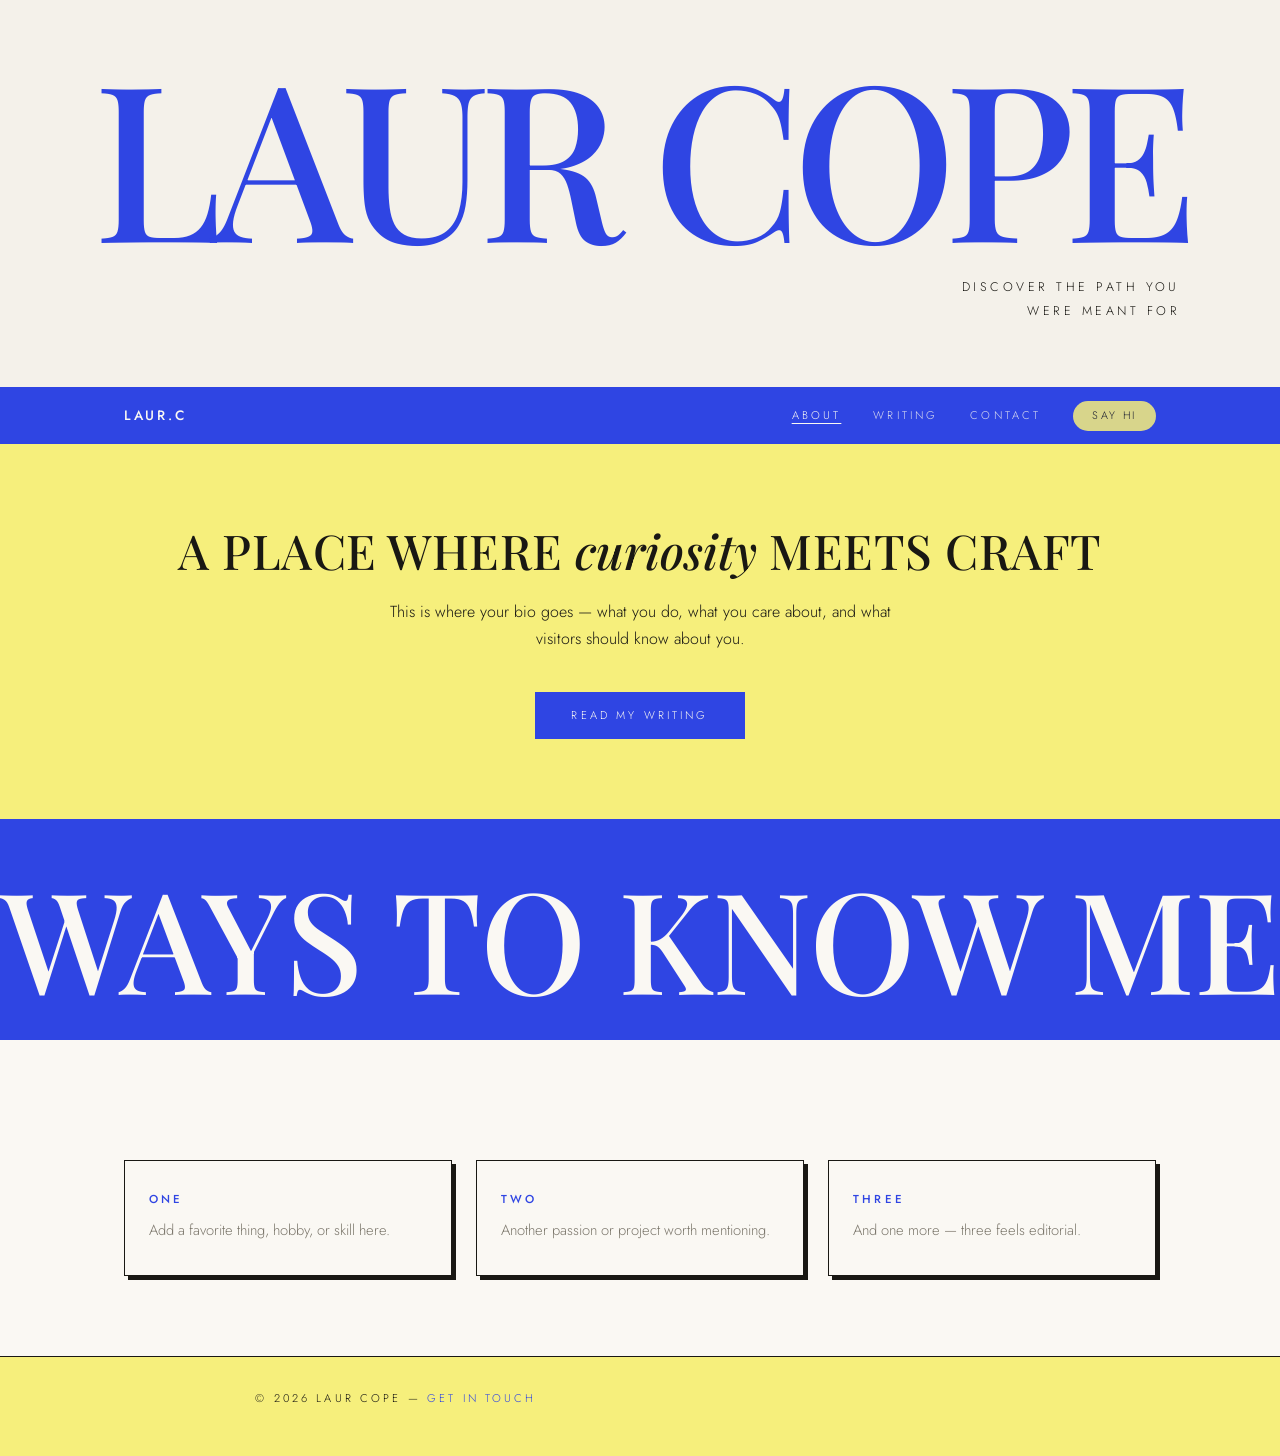
<file: index.html>
<!DOCTYPE html>
<html lang="en">
<head>
  <meta charset="UTF-8">
  <meta name="viewport" content="width=device-width, initial-scale=1.0">
  <title>Laur Cope</title>
  <meta name="description" content="Personal website of Laur Cope">
  <link rel="stylesheet" href="css/style.css">
</head>
<body>
  <!-- Giant editorial masthead -->
  <div class="masthead">
    <div class="masthead-name">Laur Cope</div>
    <div class="container masthead-row">
      <p class="masthead-tagline">Discover the path you were meant for</p>
    </div>
  </div>

  <!-- Blue nav bar -->
  <div class="navbar">
    <div class="container">
      <a href="index.html" class="navbar-brand">Laur.C</a>
      <nav>
        <a href="index.html" class="active">About</a>
        <a href="blog.html">Writing</a>
        <a href="contact.html">Contact</a>
        <a href="contact.html" class="pill">Say hi</a>
      </nav>
    </div>
  </div>

  <main>
    <section class="section-butter">
      <div class="container">
        <h2>A place where <em>curiosity</em> meets craft</h2>
        <p>
          This is where your bio goes — what you do, what you care about,
          and what visitors should know about you.
          <!-- Replace with your own words -->
        </p>
        <a href="blog.html" class="btn">Read my writing</a>
      </div>
    </section>

    <div class="bleed-band bleed-blue">
      <div class="bleed-text">Ways to know me</div>
    </div>

    <section class="section-paper">
      <div class="container">
        <div class="grid-3">
          <div>
            <h3>One</h3>
            <p>Add a favorite thing, hobby, or skill here.</p>
          </div>
          <div>
            <h3>Two</h3>
            <p>Another passion or project worth mentioning.</p>
          </div>
          <div>
            <h3>Three</h3>
            <p>And one more — three feels editorial.</p>
          </div>
        </div>
      </div>
    </section>
  </main>

  <footer>
    <div class="container">
      <p>&copy; 2026 Laur Cope &mdash; <a href="contact.html">Get in touch</a></p>
    </div>
  </footer>
</body>
</html>
</file>
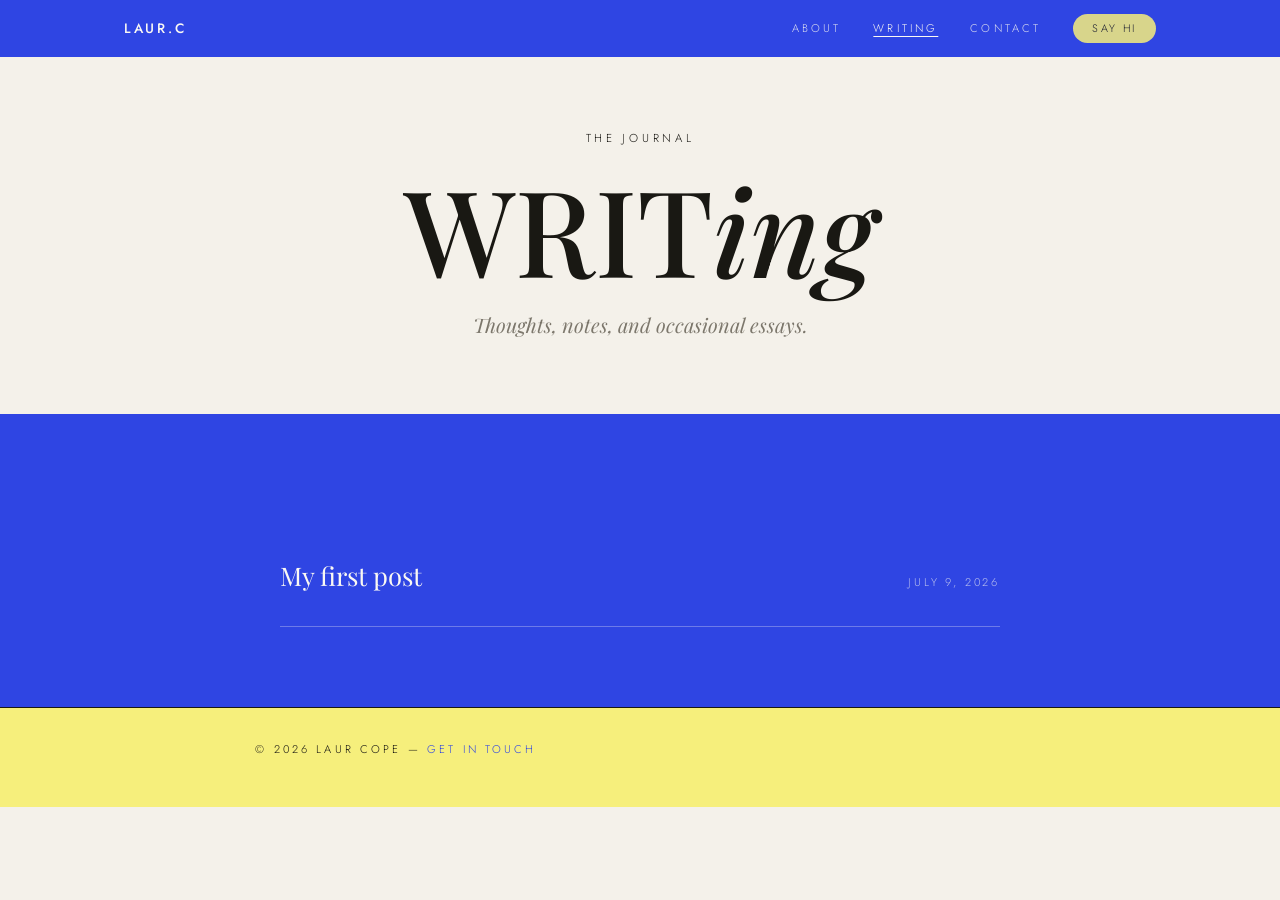
<file: blog.html>
<!DOCTYPE html>
<html lang="en">
<head>
  <meta charset="UTF-8">
  <meta name="viewport" content="width=device-width, initial-scale=1.0">
  <title>Writing — Laur Cope</title>
  <meta name="description" content="Writing and blog posts by Laur Cope">
  <link rel="stylesheet" href="css/style.css">
</head>
<body>
  <div class="navbar">
    <div class="container">
      <a href="index.html" class="navbar-brand">Laur.C</a>
      <nav>
        <a href="index.html">About</a>
        <a href="blog.html" class="active">Writing</a>
        <a href="contact.html">Contact</a>
        <a href="contact.html" class="pill">Say hi</a>
      </nav>
    </div>
  </div>

  <main>
    <section class="page-hero">
      <div class="container">
        <span class="kicker">The journal</span>
        <h1>Writ<em>ing</em></h1>
        <p class="lead">Thoughts, notes, and occasional essays.</p>
      </div>
    </section>

    <section class="section-blue">
      <div class="container">
        <ul class="post-list">
          <li>
            <a href="posts/first-post.html">My first post</a>
            <span class="post-date">July 9, 2026</span>
          </li>
          <!-- Add new posts here: copy the <li> block above,
               create a new file in posts/, and update the link. -->
        </ul>
      </div>
    </section>
  </main>

  <footer>
    <div class="container">
      <p>&copy; 2026 Laur Cope &mdash; <a href="contact.html">Get in touch</a></p>
    </div>
  </footer>
</body>
</html>
</file>
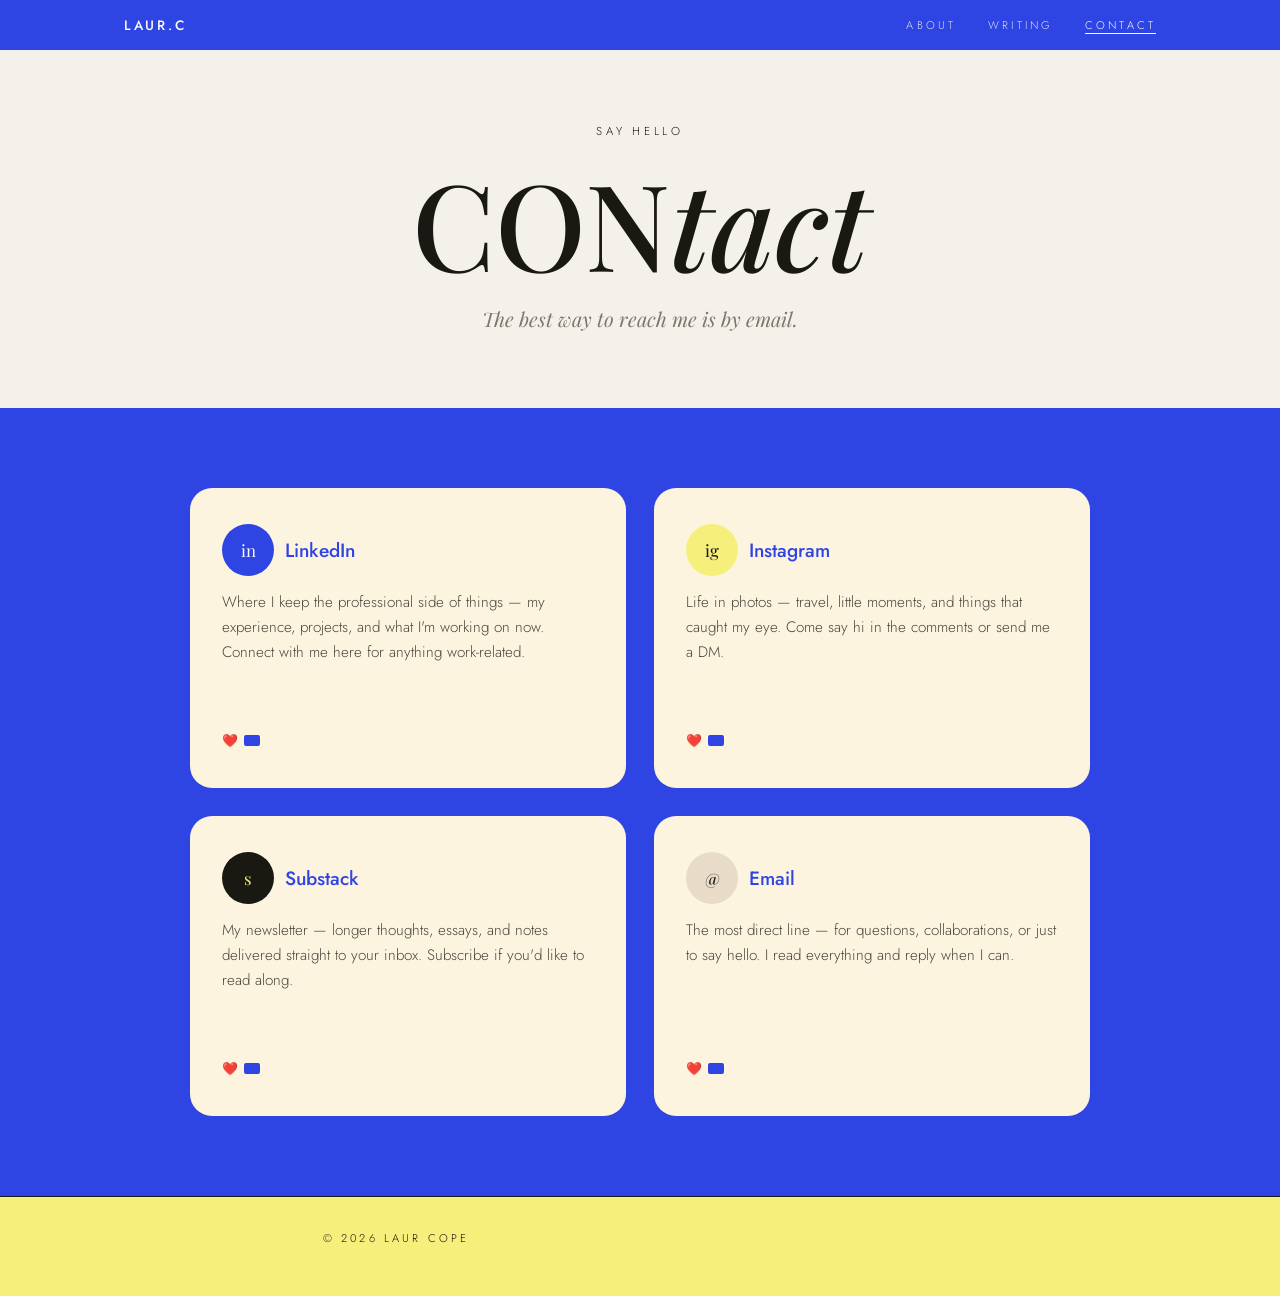
<file: contact.html>
<!DOCTYPE html>
<html lang="en">
<head>
  <meta charset="UTF-8">
  <meta name="viewport" content="width=device-width, initial-scale=1.0">
  <title>Contact — Laur Cope</title>
  <meta name="description" content="Get in touch with Laur Cope">
  <link rel="stylesheet" href="css/style.css">
</head>
<body>
  <div class="navbar">
    <div class="container">
      <a href="index.html" class="navbar-brand">Laur.C</a>
      <nav>
        <a href="index.html">About</a>
        <a href="blog.html">Writing</a>
        <a href="contact.html" class="active">Contact</a>
      </nav>
    </div>
  </div>

  <main>
    <section class="page-hero">
      <div class="container">
        <span class="kicker">Say hello</span>
        <h1>Con<em>tact</em></h1>
        <p class="lead">The best way to reach me is by email.</p>
      </div>
    </section>

    <section class="card-section">
      <div class="container">
        <div class="tcard-grid">
          <!-- Replace the placeholder URLs below with your real profiles -->
          <a class="tcard" href="https://www.linkedin.com/in/laura-claire-cope/" target="_blank" rel="noopener">
            <div class="tcard-head">
              <span class="tcard-avatar">in</span>
              <span class="tcard-name">LinkedIn</span>
            </div>
            <p class="tcard-text">
              Where I keep the professional side of things — my experience,
              projects, and what I'm working on now. Connect with me here
              for anything work-related.
            </p>
            <div class="tcard-foot">&#10084;&#65039; <span class="flag"></span></div>
          </a>
          <a class="tcard" href="https://www.instagram.com/laurcope" target="_blank" rel="noopener">
            <div class="tcard-head">
              <span class="tcard-avatar">ig</span>
              <span class="tcard-name">Instagram</span>
            </div>
            <p class="tcard-text">
              Life in photos — travel, little moments, and things that
              caught my eye. Come say hi in the comments or send me a DM.
            </p>
            <div class="tcard-foot">&#10084;&#65039; <span class="flag"></span></div>
          </a>
          <a class="tcard" href="https://laurcope.substack.com/" target="_blank" rel="noopener">
            <div class="tcard-head">
              <span class="tcard-avatar">s</span>
              <span class="tcard-name">Substack</span>
            </div>
            <p class="tcard-text">
              My newsletter — longer thoughts, essays, and notes delivered
              straight to your inbox. Subscribe if you'd like to read along.
            </p>
            <div class="tcard-foot">&#10084;&#65039; <span class="flag"></span></div>
          </a>
          <a class="tcard" href="mailto:laura.cope873@gmail.com">
            <div class="tcard-head">
              <span class="tcard-avatar">@</span>
              <span class="tcard-name">Email</span>
            </div>
            <p class="tcard-text">
              The most direct line — for questions, collaborations, or just
              to say hello. I read everything and reply when I can.
            </p>
            <div class="tcard-foot">&#10084;&#65039; <span class="flag"></span></div>
          </a>
        </div>
      </div>
    </section>
  </main>

  <footer>
    <div class="container">
      <p>&copy; 2026 Laur Cope</p>
    </div>
  </footer>
</body>
</html>
</file>
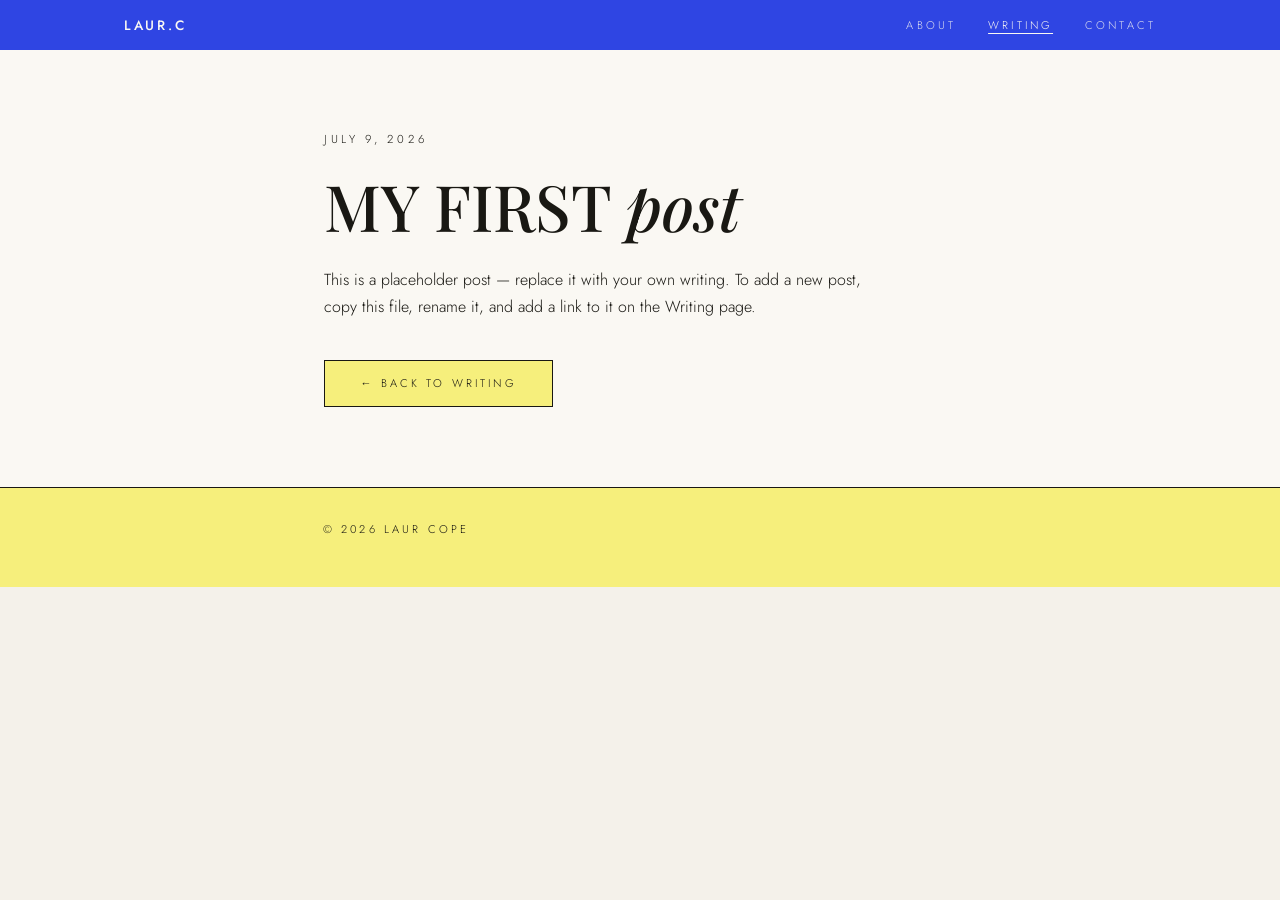
<file: posts/first-post.html>
<!DOCTYPE html>
<html lang="en">
<head>
  <meta charset="UTF-8">
  <meta name="viewport" content="width=device-width, initial-scale=1.0">
  <title>My first post — Laur Cope</title>
  <link rel="stylesheet" href="../css/style.css">
</head>
<body>
  <div class="navbar">
    <div class="container">
      <a href="../index.html" class="navbar-brand">Laur.C</a>
      <nav>
        <a href="../index.html">About</a>
        <a href="../blog.html" class="active">Writing</a>
        <a href="../contact.html">Contact</a>
      </nav>
    </div>
  </div>

  <main>
    <article class="article">
      <div class="container">
        <span class="kicker">July 9, 2026</span>
        <h1>My first <em>post</em></h1>
        <p>
          This is a placeholder post — replace it with your own writing.
          To add a new post, copy this file, rename it, and add a link to it
          on the Writing page.
        </p>
        <a href="../blog.html" class="btn">&larr; Back to writing</a>
      </div>
    </article>
  </main>

  <footer>
    <div class="container">
      <p>&copy; 2026 Laur Cope</p>
    </div>
  </footer>
</body>
</html>
</file>
<file: css/style.css>
/* ============================================
   Editorial style — cream, electric blue, butter yellow
   (Anna Schmidt-inspired)
   ============================================ */

@import url('https://fonts.googleapis.com/css2?family=Playfair+Display:ital,wght@0,400;0,500;0,600;1,400;1,500&family=Jost:wght@300;400;500&display=swap');

:root {
  --cream: #f4f1ea;
  --paper: #faf8f3;
  --ink: #191813;
  --muted: #7c776c;
  --blue: #2f45e3;
  --butter: #f6ef7c;
  --max-width: 1080px;
}

* {
  margin: 0;
  padding: 0;
  box-sizing: border-box;
}

body {
  font-family: 'Jost', sans-serif;
  font-weight: 300;
  background: var(--cream);
  color: var(--ink);
  line-height: 1.7;
  font-size: 1rem;
}

.container {
  max-width: var(--max-width);
  margin: 0 auto;
  padding: 0 1.5rem;
}

::selection {
  background: var(--butter);
}

/* ============ Masthead (giant name) ============ */
.masthead {
  background: var(--cream);
  padding: 3.5rem 0 0;
  overflow: hidden;
  position: relative;
}

.masthead-name {
  font-family: 'Playfair Display', serif;
  font-weight: 500;
  font-size: clamp(4.5rem, 17vw, 14.5rem);
  line-height: 0.9;
  text-transform: uppercase;
  letter-spacing: -0.05em;
  text-align: center;
  white-space: nowrap;
  color: var(--blue);
  margin: 0 -0.5rem;
}

.masthead-row {
  display: flex;
  justify-content: flex-end;
  align-items: flex-start;
  padding: 1.5rem 0 3rem;
  gap: 1rem;
}

.masthead-tagline {
  font-size: 0.78rem;
  letter-spacing: 0.28em;
  text-transform: uppercase;
  text-align: right;
  max-width: 240px;
  line-height: 1.9;
}

/* Sticker badges */
.sticker {
  display: inline-block;
  border-radius: 999px;
  padding: 0.45rem 1.3rem;
  font-size: 0.68rem;
  letter-spacing: 0.22em;
  text-transform: uppercase;
  text-decoration: none;
  transform: rotate(-6deg);
  transition: transform 0.2s ease;
}

.sticker:hover {
  transform: rotate(3deg) scale(1.06);
}

.sticker-blue {
  background: var(--blue);
  color: var(--paper);
}

.sticker-yellow {
  background: var(--butter);
  color: var(--ink);
  border: 1px solid var(--ink);
}

/* ============ Blue nav bar ============ */
.navbar {
  background: var(--blue);
  padding: 0.85rem 0;
}

.navbar .container {
  display: flex;
  align-items: center;
  justify-content: space-between;
  flex-wrap: wrap;
  gap: 0.75rem;
}

.navbar-brand {
  font-family: 'Jost', sans-serif;
  font-weight: 500;
  font-size: 0.85rem;
  letter-spacing: 0.2em;
  text-transform: uppercase;
  color: var(--paper);
  text-decoration: none;
}

.navbar nav {
  display: flex;
  align-items: center;
  gap: 2rem;
}

.navbar nav a {
  color: var(--paper);
  text-decoration: none;
  font-size: 0.7rem;
  letter-spacing: 0.28em;
  text-transform: uppercase;
  opacity: 0.85;
}

.navbar nav a:hover,
.navbar nav a.active {
  opacity: 1;
  text-decoration: underline;
  text-underline-offset: 4px;
}

.navbar .pill {
  background: var(--butter);
  color: var(--ink);
  border-radius: 999px;
  padding: 0.35rem 1.2rem;
  font-size: 0.68rem;
  letter-spacing: 0.22em;
  text-transform: uppercase;
  text-decoration: none;
}

.navbar .pill:hover {
  background: var(--paper);
}

/* ============ Type ============ */
h1, h2, h3 {
  font-family: 'Playfair Display', serif;
  font-weight: 500;
  line-height: 1.12;
}

h2 {
  font-size: clamp(1.9rem, 4.5vw, 3rem);
  margin-bottom: 1.25rem;
  text-transform: uppercase;
  letter-spacing: 0.01em;
}

h2 em {
  font-style: italic;
  text-transform: lowercase;
  letter-spacing: 0;
}

p {
  margin-bottom: 1rem;
  max-width: 34rem;
}

a {
  color: var(--blue);
}

.kicker {
  font-size: 0.72rem;
  letter-spacing: 0.32em;
  text-transform: uppercase;
  color: var(--ink);
  display: block;
  margin-bottom: 1.25rem;
}

.lead {
  font-family: 'Playfair Display', serif;
  font-style: italic;
  font-size: 1.25rem;
  color: var(--muted);
}

/* ============ Sections ============ */
section {
  padding: 5rem 0;
}

.section-paper {
  background: var(--paper);
  text-align: center;
}

.section-paper p {
  margin-left: auto;
  margin-right: auto;
}

/* Alternating color sections */
.section-butter {
  background: var(--butter);
  text-align: center;
}

.section-butter p {
  margin-left: auto;
  margin-right: auto;
}

.section-butter .btn {
  background: var(--blue);
  color: var(--paper);
  border-color: var(--blue);
}

.section-butter .btn:hover {
  background: var(--ink);
  border-color: var(--ink);
}

.section-blue {
  background: var(--blue);
  text-align: center;
  color: var(--paper);
}

.section-blue p {
  margin-left: auto;
  margin-right: auto;
  color: rgba(250, 248, 243, 0.92);
}

.section-blue h2 {
  color: var(--paper);
}

.section-blue h2 em {
  color: var(--butter);
}

.section-blue a {
  color: var(--butter);
}

.section-blue .post-list a {
  color: var(--paper);
}

.section-blue .post-list a:hover {
  color: var(--butter);
}

.section-blue .post-list li {
  border-bottom-color: rgba(250, 248, 243, 0.3);
}

.section-blue .post-date {
  color: rgba(250, 248, 243, 0.7);
}

/* Oversized full-bleed text band */
.bleed-band {
  background: var(--paper);
  padding: 3rem 0 2rem;
  overflow: hidden;
}

.bleed-band.bleed-blue {
  background: var(--blue);
}

.bleed-blue .bleed-text {
  color: var(--paper);
}

.bleed-text {
  font-family: 'Playfair Display', serif;
  font-weight: 500;
  font-size: clamp(3rem, 11vw, 9rem);
  line-height: 1;
  text-transform: uppercase;
  white-space: nowrap;
  text-align: center;
  letter-spacing: -0.01em;
  margin: 0 -3rem;
}

/* ============ Buttons ============ */
.btn {
  display: inline-block;
  margin-top: 1.5rem;
  background: var(--butter);
  border: 1px solid var(--ink);
  color: var(--ink);
  text-decoration: none;
  font-size: 0.7rem;
  letter-spacing: 0.28em;
  text-transform: uppercase;
  padding: 0.8rem 2.2rem;
  transition: background 0.2s ease, color 0.2s ease;
}

.btn:hover {
  background: var(--blue);
  color: var(--paper);
  border-color: var(--blue);
}

/* ============ Three-up grid ============ */
.grid-3 {
  display: grid;
  grid-template-columns: repeat(3, 1fr);
  gap: 1.5rem;
  margin-top: 2.5rem;
  text-align: left;
}

.grid-3 > div {
  background: var(--paper);
  padding: 2rem 1.5rem;
  border: 1px solid var(--ink);
  box-shadow: 4px 4px 0 var(--ink);
}

.grid-3 h3 {
  font-family: 'Jost', sans-serif;
  font-size: 0.72rem;
  letter-spacing: 0.28em;
  text-transform: uppercase;
  font-weight: 500;
  margin-bottom: 0.75rem;
  color: var(--blue);
}

.grid-3 p {
  font-size: 0.92rem;
  color: var(--muted);
  margin: 0;
}

/* ============ Blog list ============ */
.post-list {
  list-style: none;
  max-width: 720px;
  margin: 2rem auto 0;
}

.post-list li {
  padding: 1.75rem 0;
  border-bottom: 1px solid rgba(25, 24, 19, 0.15);
  display: flex;
  justify-content: space-between;
  align-items: baseline;
  gap: 1rem;
  flex-wrap: wrap;
}

.post-list a {
  font-family: 'Playfair Display', serif;
  font-size: 1.6rem;
  color: var(--ink);
  text-decoration: none;
}

.post-list a:hover {
  font-style: italic;
  color: var(--blue);
}

.post-date {
  font-size: 0.7rem;
  letter-spacing: 0.25em;
  text-transform: uppercase;
  color: var(--muted);
}

/* ============ Article ============ */
.article {
  background: var(--paper);
  padding: 5rem 0;
}

.article .container {
  max-width: 680px;
}

.article h1 {
  font-size: clamp(2.4rem, 6vw, 4rem);
  margin-bottom: 1.5rem;
  text-transform: uppercase;
}

.article h1 em {
  font-style: italic;
  text-transform: lowercase;
}

/* ============ Contact ============ */
.contact-links {
  list-style: none;
  margin-top: 1.5rem;
  display: inline-block;
  text-align: left;
}

.contact-links li {
  margin-bottom: 0.75rem;
  font-size: 1.05rem;
}

/* Rounded cream cards on blue (testimonial style) */
.card-section {
  background: var(--blue);
  padding: 5rem 0;
}

.card-section .section-title {
  font-family: 'Jost', sans-serif;
  font-weight: 500;
  font-size: clamp(1.6rem, 3.5vw, 2.2rem);
  color: var(--paper);
  text-align: left;
  text-transform: none;
  letter-spacing: 0;
  margin-bottom: 2rem;
}

.tcard-grid {
  display: grid;
  grid-template-columns: repeat(2, 1fr);
  gap: 1.75rem;
  max-width: 900px;
  margin: 0 auto;
}

.tcard {
  background: #fdf4e0;
  border-radius: 22px;
  padding: 2.25rem 2rem;
  text-decoration: none;
  color: var(--ink);
  display: flex;
  flex-direction: column;
  text-align: left;
  min-height: 300px;
  transition: transform 0.2s ease, box-shadow 0.2s ease;
}

.tcard:hover {
  transform: translateY(-6px);
  box-shadow: 0 10px 24px rgba(12, 16, 60, 0.35);
}

.tcard-head {
  display: flex;
  align-items: center;
  gap: 0.7rem;
  margin-bottom: 0.9rem;
}

.tcard-avatar {
  width: 52px;
  height: 52px;
  border-radius: 50%;
  display: flex;
  align-items: center;
  justify-content: center;
  font-family: 'Playfair Display', serif;
  font-size: 1.05rem;
  flex-shrink: 0;
}

.tcard:nth-child(1) .tcard-avatar { background: var(--blue); color: var(--paper); }
.tcard:nth-child(2) .tcard-avatar { background: var(--butter); color: var(--ink); }
.tcard:nth-child(3) .tcard-avatar { background: var(--ink); color: var(--butter); }
.tcard:nth-child(4) .tcard-avatar { background: #e8dcc8; color: var(--ink); }

.tcard-name {
  font-family: 'Jost', sans-serif;
  font-weight: 500;
  font-size: 1.2rem;
  color: var(--blue);
}

.tcard-text {
  font-size: 0.95rem;
  line-height: 1.65;
  color: #4a463d;
  margin: 0;
  flex-grow: 1;
}

.tcard-foot {
  display: flex;
  align-items: center;
  gap: 0.4rem;
  margin-top: 1rem;
  font-size: 0.8rem;
}

.tcard-foot .flag {
  display: inline-block;
  width: 16px;
  height: 11px;
  background: var(--blue);
  border-radius: 2px;
}

@media (max-width: 720px) {
  .tcard-grid {
    grid-template-columns: 1fr;
  }
}

/* ============ Footer ============ */
footer {
  background: var(--butter);
  border-top: 1px solid var(--ink);
  color: var(--ink);
  text-align: center;
  padding: 2rem 0;
  font-size: 0.7rem;
  letter-spacing: 0.28em;
  text-transform: uppercase;
}

footer a {
  color: var(--blue);
  text-decoration: none;
}

/* ============ Page hero (inner pages) ============ */
.page-hero {
  background: var(--cream);
  text-align: center;
  padding: 4.5rem 0 3.5rem;
  overflow: hidden;
}

.page-hero h1 {
  font-size: clamp(3rem, 10vw, 7.5rem);
  text-transform: uppercase;
  line-height: 1;
  margin-bottom: 1.25rem;
}

.page-hero h1 em {
  font-style: italic;
  text-transform: lowercase;
}

.page-hero p {
  margin-left: auto;
  margin-right: auto;
}

/* ============ Mobile ============ */
@media (max-width: 640px) {
  .masthead-row {
    flex-direction: column;
    align-items: center;
    text-align: center;
  }

  .masthead-tagline {
    text-align: center;
  }

  .navbar .container {
    justify-content: center;
  }

  .grid-3 {
    grid-template-columns: 1fr;
  }

  section {
    padding: 3.5rem 0;
  }
}
</file>
